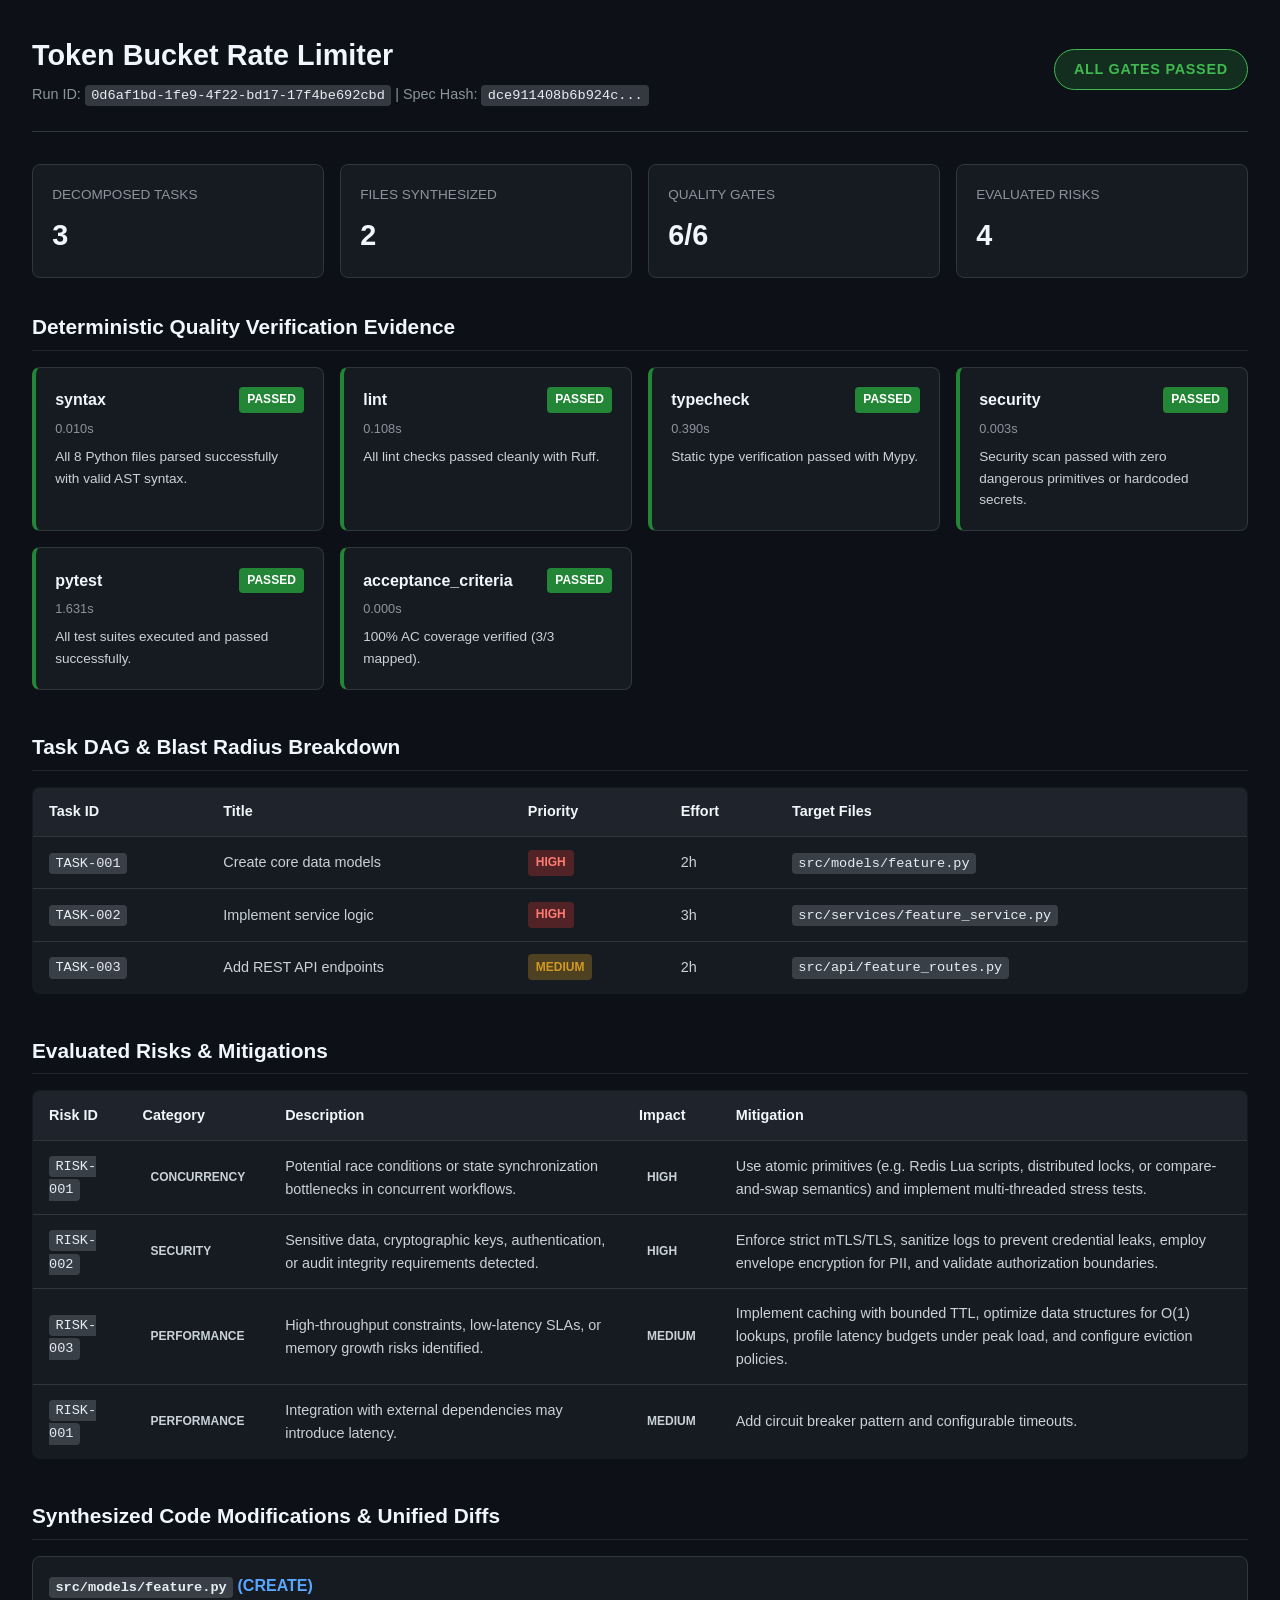
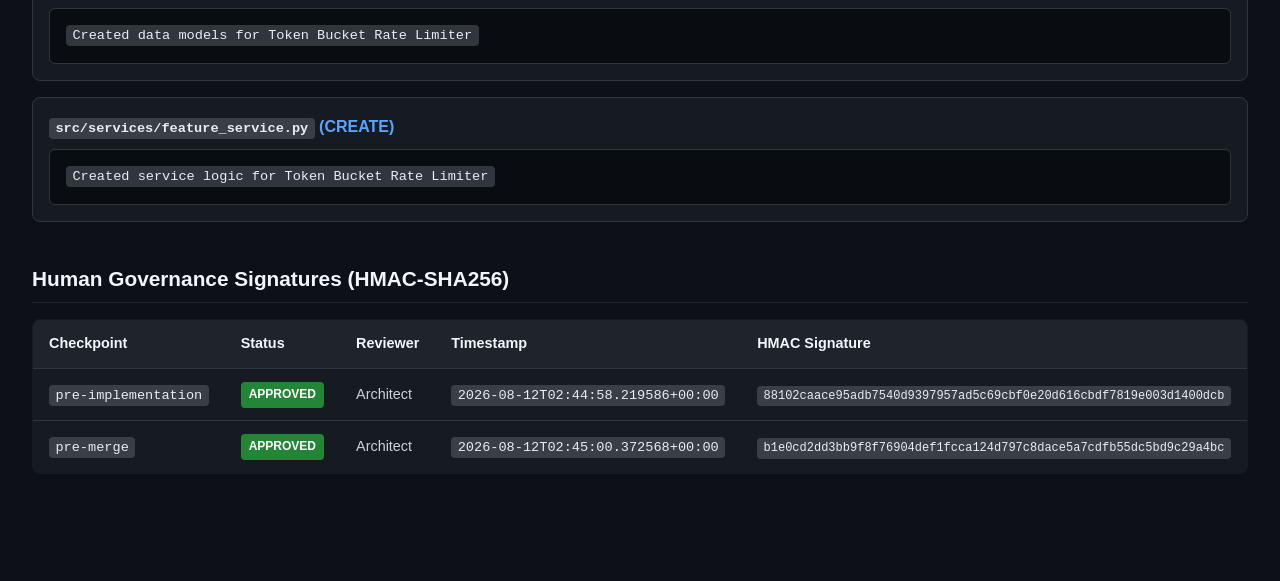
<file: artifacts/demo_run/dashboard.html>
<!DOCTYPE html>
<html lang="en">
<head>
  <meta charset="UTF-8">
  <meta name="viewport" content="width=device-width, initial-scale=1.0">
  <title>Spec Pipeline Dashboard: Token Bucket Rate Limiter</title>
  <style>
    :root {
      --bg: #0d1117;
      --card-bg: #161b22;
      --card-border: #30363d;
      --text: #c9d1d9;
      --text-heading: #f0f6fc;
      --accent: #58a6ff;
      --green: #238636;
      --red: #da3633;
      --yellow: #d29922;
    }
    * { box-sizing: border-box; margin: 0; padding: 0; }
    body {
      font-family: -apple-system, BlinkMacSystemFont, "Segoe UI", Roboto, sans-serif;
      background: var(--bg);
      color: var(--text);
      line-height: 1.6;
      padding: 2rem;
    }
    .container { max-width: 1280px; margin: 0 auto; }
    .header {
      display: flex;
      justify-content: space-between;
      align-items: center;
      padding-bottom: 1.5rem;
      border-bottom: 1px solid var(--card-border);
      margin-bottom: 2rem;
    }
    .header h1 { color: var(--text-heading); font-size: 1.8rem; }
    .header .meta { color: #8b949e; font-size: 0.9rem; margin-top: 0.3rem; }
    .status-pill {
      padding: 0.5rem 1.2rem;
      border-radius: 9999px;
      font-weight: 700;
      font-size: 0.9rem;
      text-transform: uppercase;
      letter-spacing: 0.05em;
    }
    .status-pill.pass {
      background: rgba(46, 160, 67, 0.2);
      color: #3fb950;
      border: 1px solid #3fb950;
    }
    .status-pill.fail {
      background: rgba(218, 54, 51, 0.2);
      color: #f85149;
      border: 1px solid #f85149;
    }
    .metrics-grid {
      display: grid;
      grid-template-columns: repeat(auto-fit, minmax(220px, 1fr));
      gap: 1rem;
      margin-bottom: 2rem;
    }
    .metric-card {
      background: var(--card-bg);
      border: 1px solid var(--card-border);
      border-radius: 8px;
      padding: 1.2rem;
    }
    .metric-card .title {
      font-size: 0.85rem;
      color: #8b949e;
      text-transform: uppercase;
    }
    .metric-card .value {
      font-size: 1.8rem;
      font-weight: 700;
      color: var(--text-heading);
      margin-top: 0.4rem;
    }
    .section { margin-bottom: 2.5rem; }
    .section h2 {
      color: var(--text-heading);
      font-size: 1.3rem;
      margin-bottom: 1rem;
      border-bottom: 1px solid #21262d;
      padding-bottom: 0.4rem;
    }
    table {
      width: 100%;
      border-collapse: collapse;
      background: var(--card-bg);
      border-radius: 8px;
      overflow: hidden;
      border: 1px solid var(--card-border);
      margin-bottom: 1.5rem;
    }
    th, td {
      padding: 0.8rem 1rem;
      text-align: left;
      border-bottom: 1px solid var(--card-border);
      font-size: 0.9rem;
    }
    th { background: #1f242c; color: var(--text-heading); font-weight: 600; }
    tr:hover { background: rgba(255, 255, 255, 0.02); }
    code {
      font-family: "SFMono-Regular", Consolas, Menlo, monospace;
      background: rgba(110, 118, 129, 0.4);
      padding: 0.2rem 0.4rem;
      border-radius: 4px;
      font-size: 0.85rem;
      color: #e6edf3;
    }
    .badge {
      display: inline-block;
      padding: 0.2rem 0.5rem;
      border-radius: 4px;
      font-size: 0.75rem;
      font-weight: 600;
      text-transform: uppercase;
    }
    .badge-pass { background: var(--green); color: #fff; }
    .badge-fail { background: var(--red); color: #fff; }
    .priority-high, .priority-critical { background: rgba(218, 54, 51, 0.3); color: #ff7b72; }
    .priority-medium { background: rgba(210, 153, 34, 0.3); color: #d29922; }
    .priority-low { background: rgba(56, 139, 253, 0.3); color: #58a6ff; }
    .gates-grid {
      display: grid;
      grid-template-columns: repeat(auto-fit, minmax(260px, 1fr));
      gap: 1rem;
    }
    .gate-card {
      background: var(--card-bg);
      border: 1px solid var(--card-border);
      border-radius: 8px;
      padding: 1.2rem;
    }
    .gate-card.gate-pass { border-left: 4px solid var(--green); }
    .gate-card.gate-fail { border-left: 4px solid var(--red); }
    .gate-header {
      display: flex;
      justify-content: space-between;
      align-items: center;
      margin-bottom: 0.4rem;
    }
    .gate-name { font-weight: 700; color: var(--text-heading); font-size: 1rem; }
    .gate-duration { font-size: 0.8rem; color: #8b949e; margin-bottom: 0.4rem; }
    .gate-details { font-size: 0.85rem; color: #c9d1d9; }
    pre.diff {
      background: #090c10;
      padding: 1rem;
      border-radius: 6px;
      border: 1px solid var(--card-border);
      overflow-x: auto;
      color: #c9d1d9;
      font-size: 0.85rem;
    }
    .code-card {
      margin-bottom: 1rem;
      padding: 1rem;
      background: var(--card-bg);
      border: 1px solid var(--card-border);
      border-radius: 8px;
    }
    .code-card h4 { margin-bottom: 0.6rem; color: var(--accent); }
    .sig { font-size: 0.75rem; word-break: break-all; }
  </style>
</head>
<body>
  <div class="container">
    <div class="header">
      <div>
        <h1>Token Bucket Rate Limiter</h1>
        <div class="meta">
          Run ID: <code>0d6af1bd-1fe9-4f22-bd17-17f4be692cbd</code> | Spec Hash: <code>dce911408b6b924c...</code>
        </div>
      </div>
      <div class="status-pill pass">ALL GATES PASSED</div>
    </div>

    <div class="metrics-grid">
      <div class="metric-card">
        <div class="title">Decomposed Tasks</div>
        <div class="value">3</div>
      </div>
      <div class="metric-card">
        <div class="title">Files Synthesized</div>
        <div class="value">2</div>
      </div>
      <div class="metric-card">
        <div class="title">Quality Gates</div>
        <div class="value">6/6</div>
      </div>
      <div class="metric-card">
        <div class="title">Evaluated Risks</div>
        <div class="value">4</div>
      </div>
    </div>

    <div class="section">
      <h2>Deterministic Quality Verification Evidence</h2>
      <div class="gates-grid">
        <div class='gate-card gate-pass'><div class='gate-header'><span class='gate-name'>syntax</span><span class='badge badge-pass'>PASSED</span></div><div class='gate-duration'>0.010s</div><div class='gate-details'>All 8 Python files parsed successfully with valid AST syntax.</div></div><div class='gate-card gate-pass'><div class='gate-header'><span class='gate-name'>lint</span><span class='badge badge-pass'>PASSED</span></div><div class='gate-duration'>0.108s</div><div class='gate-details'>All lint checks passed cleanly with Ruff.</div></div><div class='gate-card gate-pass'><div class='gate-header'><span class='gate-name'>typecheck</span><span class='badge badge-pass'>PASSED</span></div><div class='gate-duration'>0.390s</div><div class='gate-details'>Static type verification passed with Mypy.</div></div><div class='gate-card gate-pass'><div class='gate-header'><span class='gate-name'>security</span><span class='badge badge-pass'>PASSED</span></div><div class='gate-duration'>0.003s</div><div class='gate-details'>Security scan passed with zero dangerous primitives or hardcoded secrets.</div></div><div class='gate-card gate-pass'><div class='gate-header'><span class='gate-name'>pytest</span><span class='badge badge-pass'>PASSED</span></div><div class='gate-duration'>1.631s</div><div class='gate-details'>All test suites executed and passed successfully.</div></div><div class='gate-card gate-pass'><div class='gate-header'><span class='gate-name'>acceptance_criteria</span><span class='badge badge-pass'>PASSED</span></div><div class='gate-duration'>0.000s</div><div class='gate-details'>100% AC coverage verified (3/3 mapped).</div></div>
      </div>
    </div>

    <div class="section">
      <h2>Task DAG & Blast Radius Breakdown</h2>
      <table>
        <thead>
          <tr>
            <th>Task ID</th><th>Title</th><th>Priority</th><th>Effort</th><th>Target Files</th>
          </tr>
        </thead>
        <tbody>
          <tr><td><code>TASK-001</code></td><td>Create core data models</td><td><span class='badge priority-high'>HIGH</span></td><td>2h</td><td><code>src/models/feature.py</code></td></tr><tr><td><code>TASK-002</code></td><td>Implement service logic</td><td><span class='badge priority-high'>HIGH</span></td><td>3h</td><td><code>src/services/feature_service.py</code></td></tr><tr><td><code>TASK-003</code></td><td>Add REST API endpoints</td><td><span class='badge priority-medium'>MEDIUM</span></td><td>2h</td><td><code>src/api/feature_routes.py</code></td></tr>
        </tbody>
      </table>
    </div>

    <div class="section">
      <h2>Evaluated Risks & Mitigations</h2>
      <table>
        <thead>
          <tr>
            <th>Risk ID</th><th>Category</th><th>Description</th><th>Impact</th><th>Mitigation</th>
          </tr>
        </thead>
        <tbody>
          <tr><td><code>RISK-001</code></td><td><span class='badge category'>concurrency</span></td><td>Potential race conditions or state synchronization bottlenecks in concurrent workflows.</td><td><span class='badge impact-high'>HIGH</span></td><td>Use atomic primitives (e.g. Redis Lua scripts, distributed locks, or compare-and-swap semantics) and implement multi-threaded stress tests.</td></tr><tr><td><code>RISK-002</code></td><td><span class='badge category'>security</span></td><td>Sensitive data, cryptographic keys, authentication, or audit integrity requirements detected.</td><td><span class='badge impact-high'>HIGH</span></td><td>Enforce strict mTLS/TLS, sanitize logs to prevent credential leaks, employ envelope encryption for PII, and validate authorization boundaries.</td></tr><tr><td><code>RISK-003</code></td><td><span class='badge category'>performance</span></td><td>High-throughput constraints, low-latency SLAs, or memory growth risks identified.</td><td><span class='badge impact-medium'>MEDIUM</span></td><td>Implement caching with bounded TTL, optimize data structures for O(1) lookups, profile latency budgets under peak load, and configure eviction policies.</td></tr><tr><td><code>RISK-001</code></td><td><span class='badge category'>performance</span></td><td>Integration with external dependencies may introduce latency.</td><td><span class='badge impact-medium'>MEDIUM</span></td><td>Add circuit breaker pattern and configurable timeouts.</td></tr>
        </tbody>
      </table>
    </div>

    <div class="section">
      <h2>Synthesized Code Modifications & Unified Diffs</h2>
      <div class='card code-card'><h4><code>src/models/feature.py</code> (CREATE)</h4><pre class='diff'><code>Created data models for Token Bucket Rate Limiter</code></pre></div><div class='card code-card'><h4><code>src/services/feature_service.py</code> (CREATE)</h4><pre class='diff'><code>Created service logic for Token Bucket Rate Limiter</code></pre></div>
    </div>

    <div class="section">
      <h2>Human Governance Signatures (HMAC-SHA256)</h2>
      <table>
        <thead>
          <tr>
            <th>Checkpoint</th>
            <th>Status</th>
            <th>Reviewer</th>
            <th>Timestamp</th>
            <th>HMAC Signature</th>
          </tr>
        </thead>
        <tbody>
          <tr><td><code>pre-implementation</code></td><td><span class='badge badge-pass'>APPROVED</span></td><td>Architect</td><td><code>2026-08-12T02:44:58.219586+00:00</code></td><td><code class='sig'>88102caace95adb7540d9397957ad5c69cbf0e20d616cbdf7819e003d1400dcb</code></td></tr><tr><td><code>pre-merge</code></td><td><span class='badge badge-pass'>APPROVED</span></td><td>Architect</td><td><code>2026-08-12T02:45:00.372568+00:00</code></td><td><code class='sig'>b1e0cd2dd3bb9f8f76904def1fcca124d797c8dace5a7cdfb55dc5bd9c29a4bc</code></td></tr>
        </tbody>
      </table>
    </div>
  </div>
</body>
</html>
</file>
